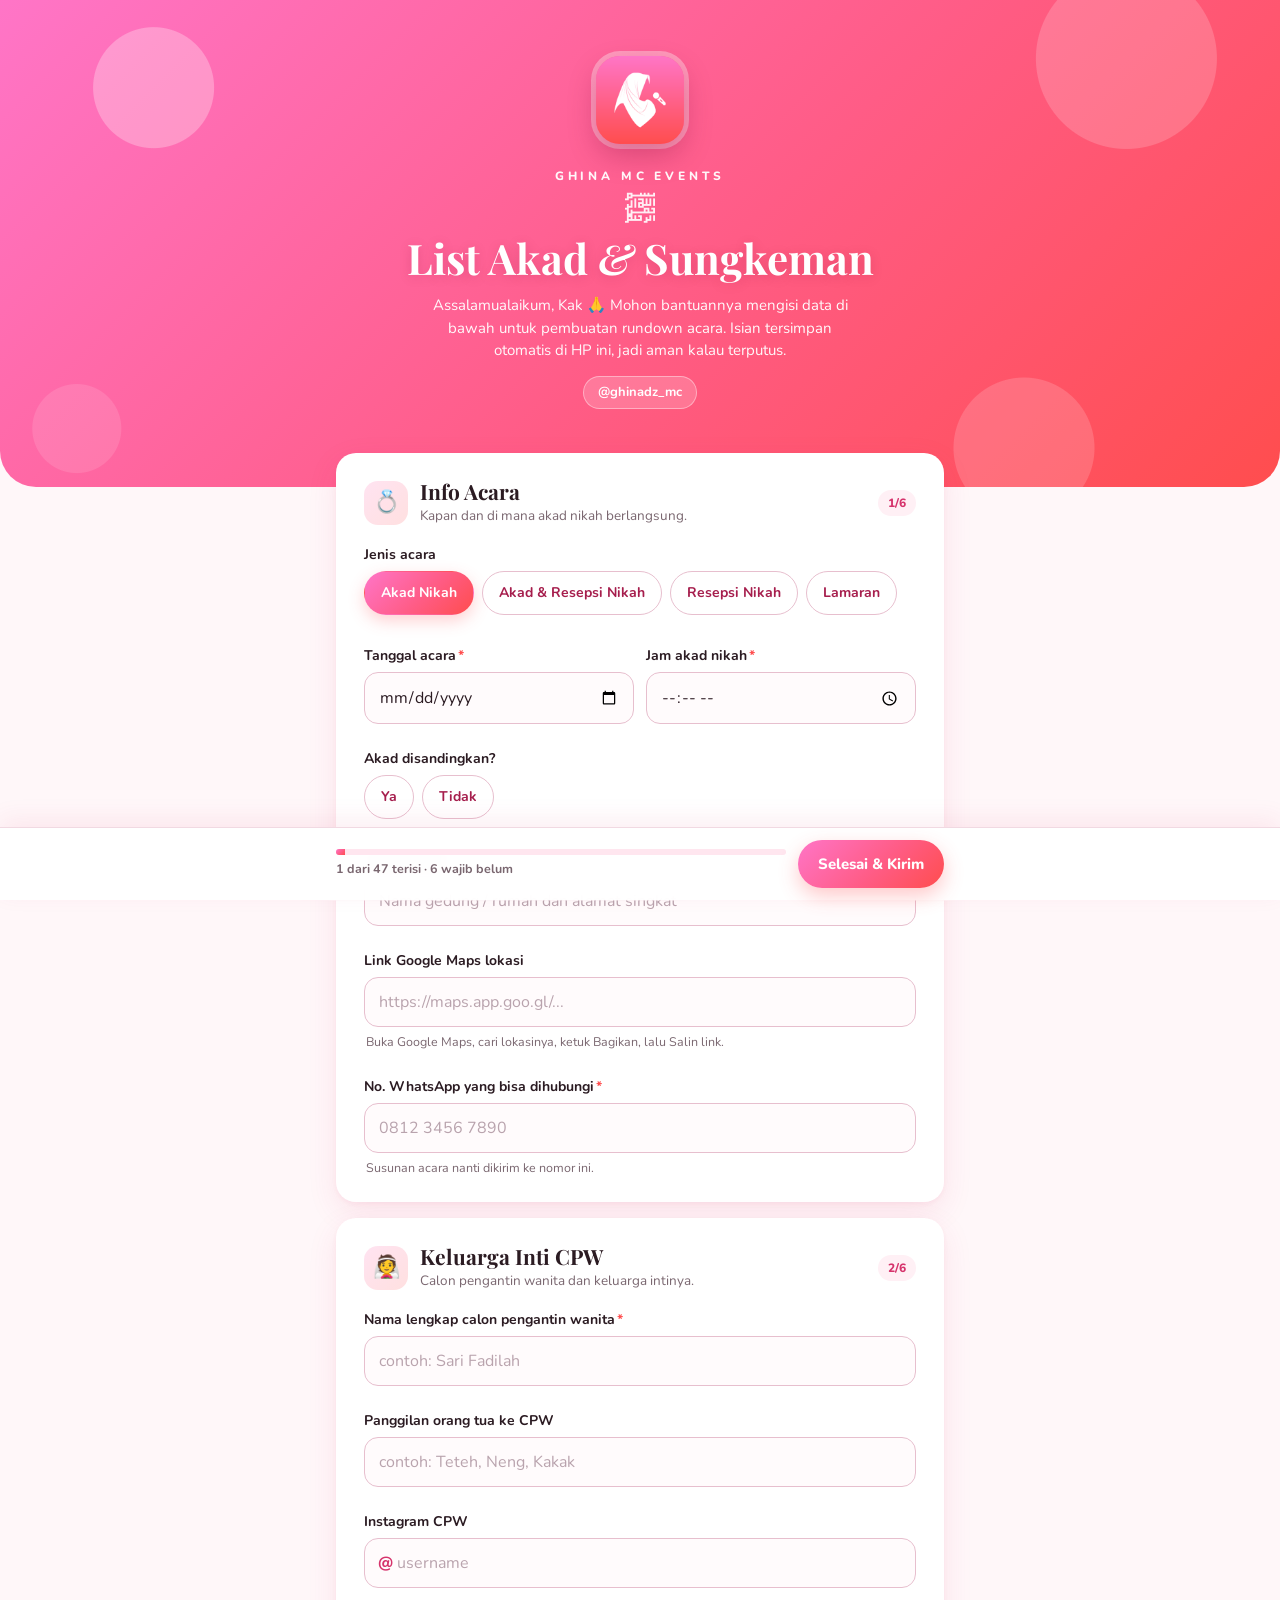
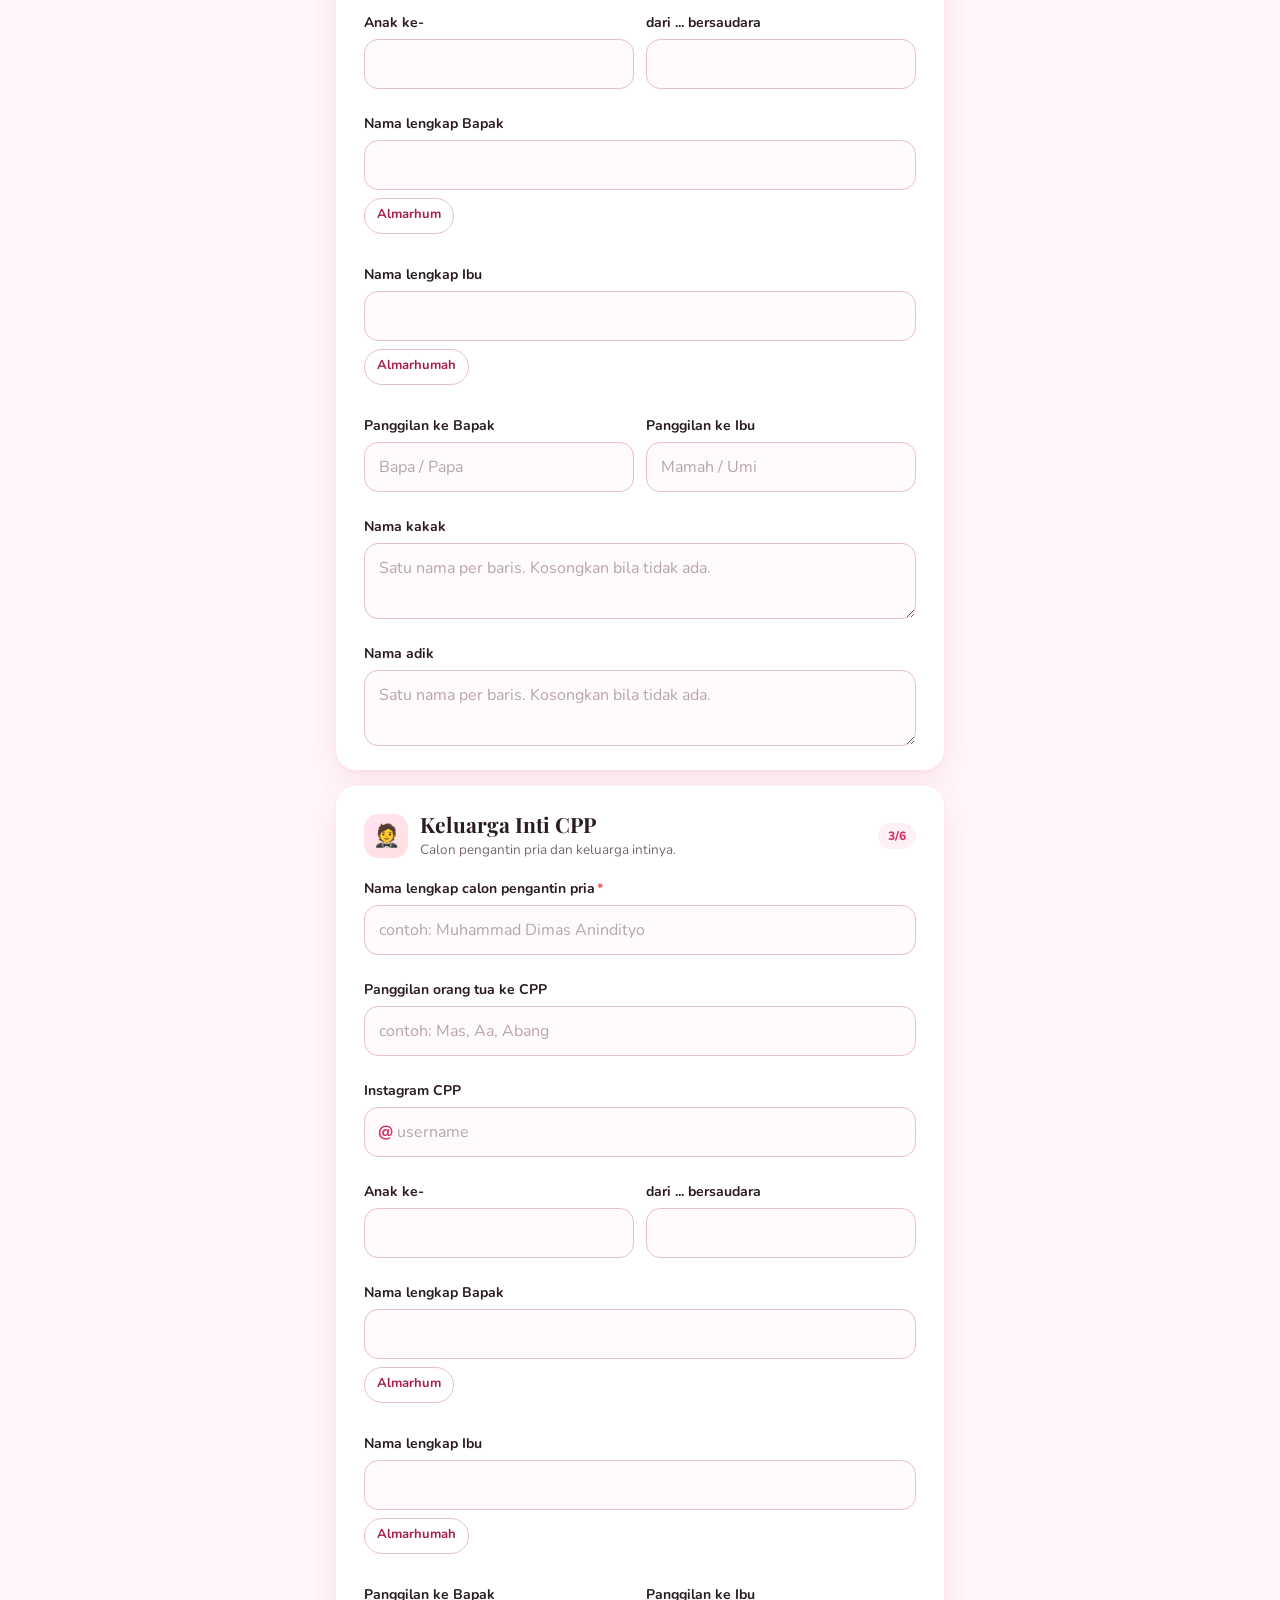
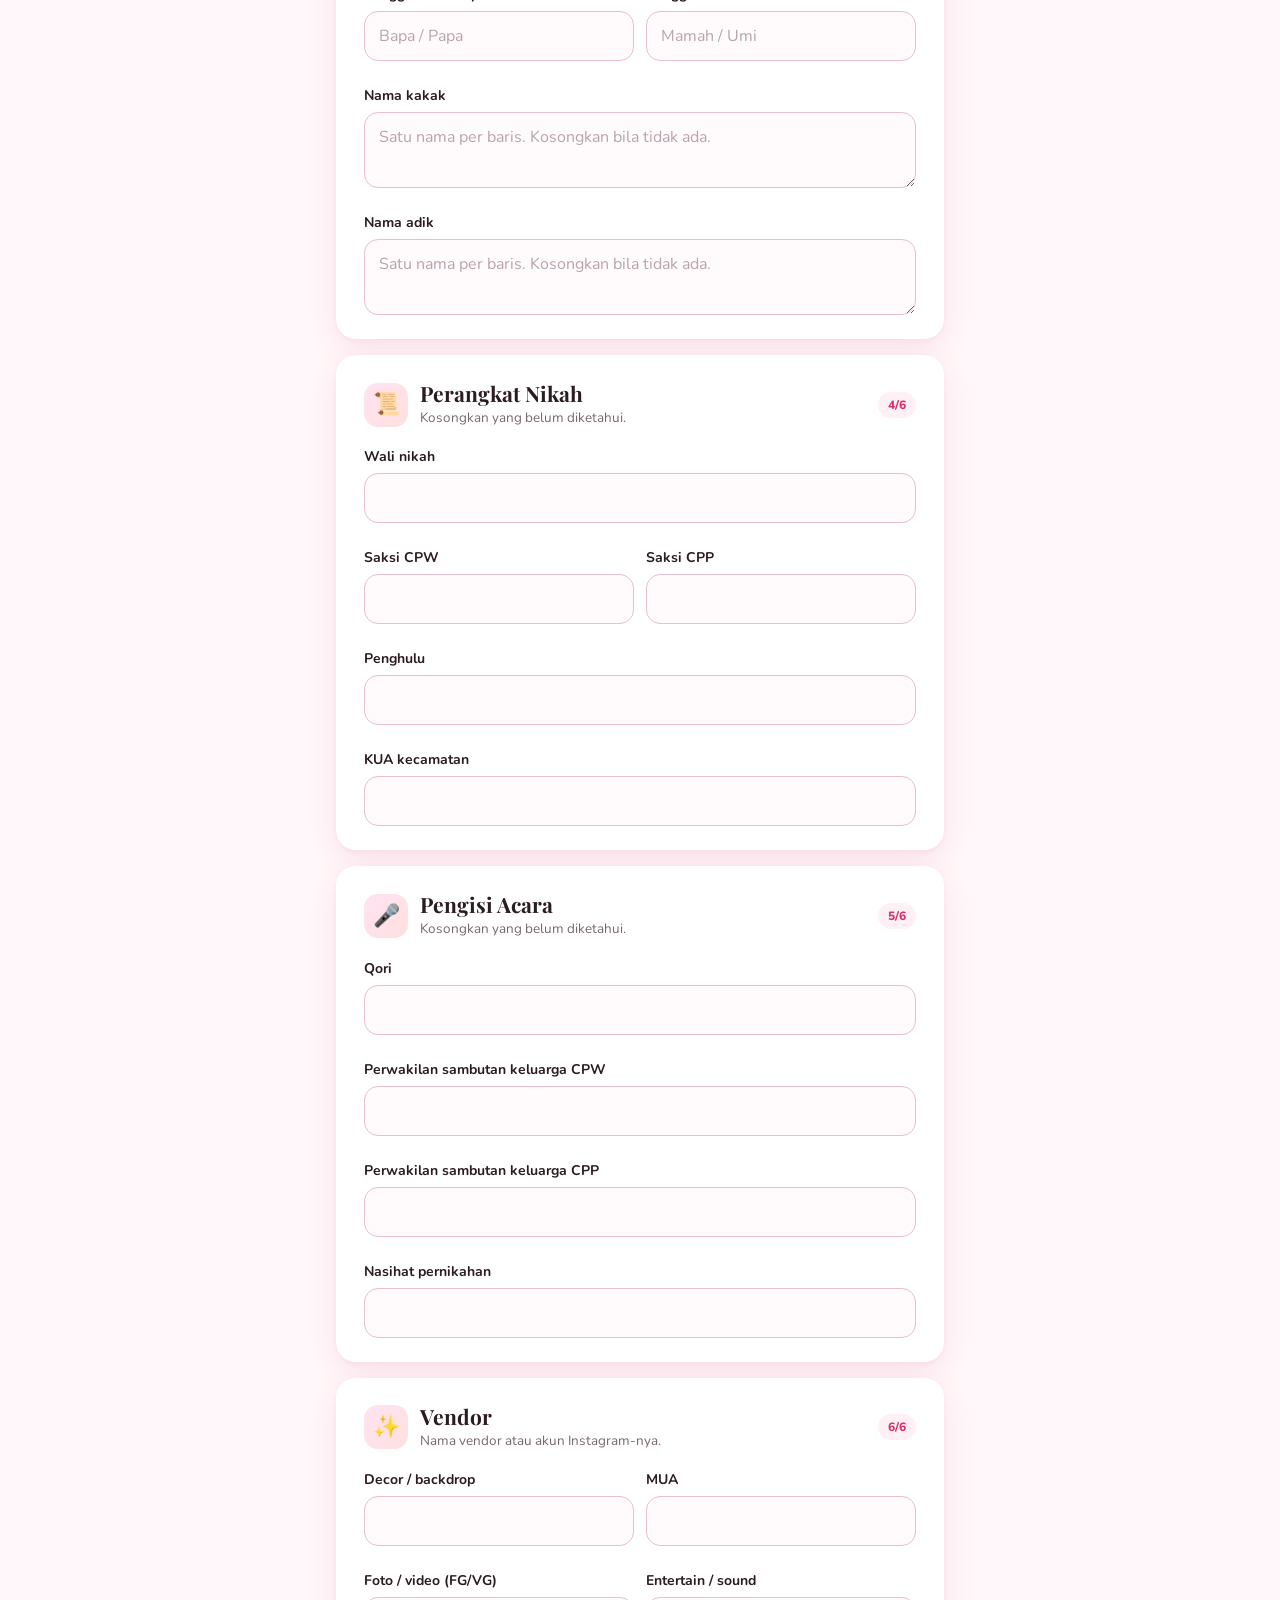
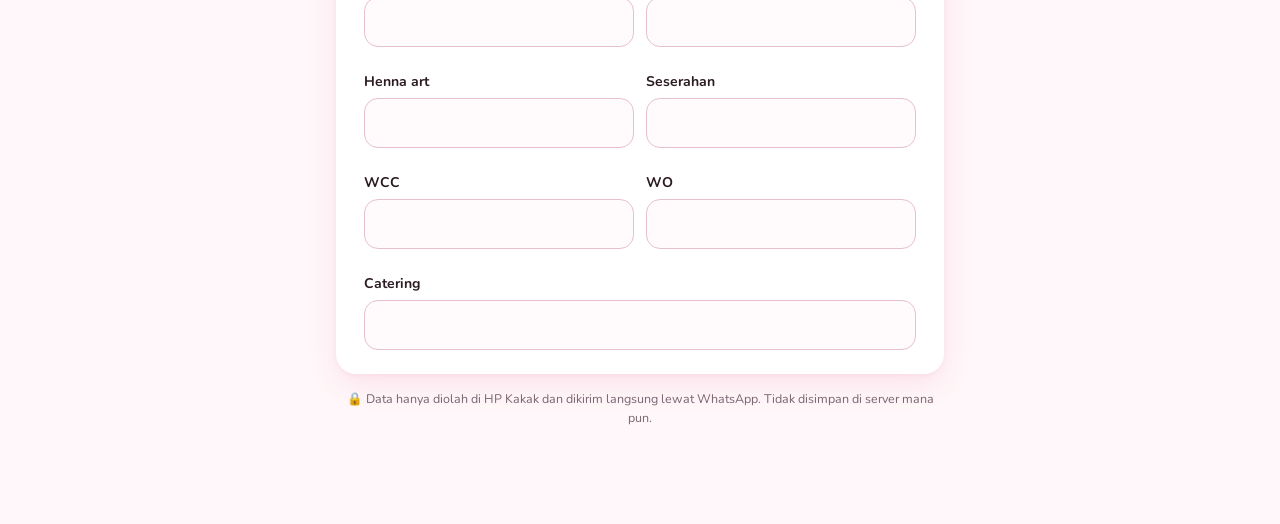
<file: index.html>
<!doctype html>
<html lang="id">
<head>
  <meta charset="utf-8">
  <meta name="viewport" content="width=device-width, initial-scale=1, viewport-fit=cover">
  <meta name="theme-color" content="#FF5C86">
  <meta name="description" content="Formulir data akad & sungkeman untuk pembuatan rundown oleh GHINA MC EVENTS.">
  <title>List Akad &amp; Sungkeman · GHINA MC EVENTS</title>
  <link rel="icon" href="aset/ikon-192.png">
  <link rel="apple-touch-icon" href="aset/ikon-192.png">
  <link rel="preconnect" href="https://fonts.googleapis.com">
  <link rel="preconnect" href="https://fonts.gstatic.com" crossorigin>
  <link href="https://fonts.googleapis.com/css2?family=Nunito:wght@400;600;700;800&family=Playfair+Display:ital,wght@0,600;0,700;1,600&display=swap" rel="stylesheet">
  <link rel="stylesheet" href="css/gaya.css">
</head>
<body>
  <header class="hero">
    <div class="hero-kilau" aria-hidden="true"></div>
    <div class="hero-isi">
      <img class="hero-logo" src="aset/logo-bulat.png" alt="Logo GHINA MC EVENTS" width="88" height="88">
      <p class="hero-merek">GHINA MC EVENTS</p>
      <p class="hero-basmalah" aria-hidden="true">﷽</p>
      <h1>List Akad <span>&amp;</span> Sungkeman</h1>
      <p class="hero-sapa">Assalamualaikum, Kak 🙏 Mohon bantuannya mengisi data di bawah untuk pembuatan rundown acara. Isian tersimpan otomatis di HP ini, jadi aman kalau terputus.</p>
      <a class="hero-ig" id="tautanIg" href="https://instagram.com/ghinadz_mc" target="_blank" rel="noopener">@ghinadz_mc</a>
    </div>
  </header>

  <main id="formulir" class="formulir" novalidate></main>

  <p class="catatan-privasi">🔒 Data hanya diolah di HP Kakak dan dikirim langsung lewat WhatsApp. Tidak disimpan di server mana pun.</p>

  <div class="bar-kirim">
    <div class="bar-status">
      <div class="bar-garis"><span id="barIsi"></span></div>
      <span id="ringkas">Belum ada isian</span>
    </div>
    <button type="button" id="tombolSelesai" class="tombol utama">Selesai &amp; Kirim</button>
  </div>

  <div class="lapisan" id="lapisanSelesai" hidden>
    <section class="lembar" role="dialog" aria-modal="true" aria-labelledby="judulSelesai">
      <div class="lembar-cek" aria-hidden="true">
        <svg viewBox="0 0 52 52"><circle cx="26" cy="26" r="24"/><path d="M15 27l7 7 15-16"/></svg>
      </div>
      <h2 id="judulSelesai">Terima kasih, Kak!</h2>
      <p class="lembar-teks" id="teksSelesai">Data sudah siap. Tinggal kirim ke WhatsApp Ghina ya.</p>
      <button type="button" class="tombol utama besar" id="tombolKirimTeks">
        <span class="ikon-wa" aria-hidden="true"></span> Kirim ke WhatsApp
      </button>
      <p class="petunjuk-kecil">WhatsApp akan terbuka dengan pesan yang sudah terisi, tinggal ketuk <b>Kirim</b>.</p>
      <button type="button" class="tombol teks" id="tombolUbah">Ubah data lagi</button>
    </section>
  </div>

  <noscript><p class="catatan-privasi">Formulir ini butuh JavaScript. Mohon buka lewat Chrome atau Safari.</p></noscript>

  <script src="js/config.js"></script>
  <script src="js/data.js"></script>
  <script src="js/teks.js"></script>
  <script src="js/app.js"></script>
</body>
</html>
</file>
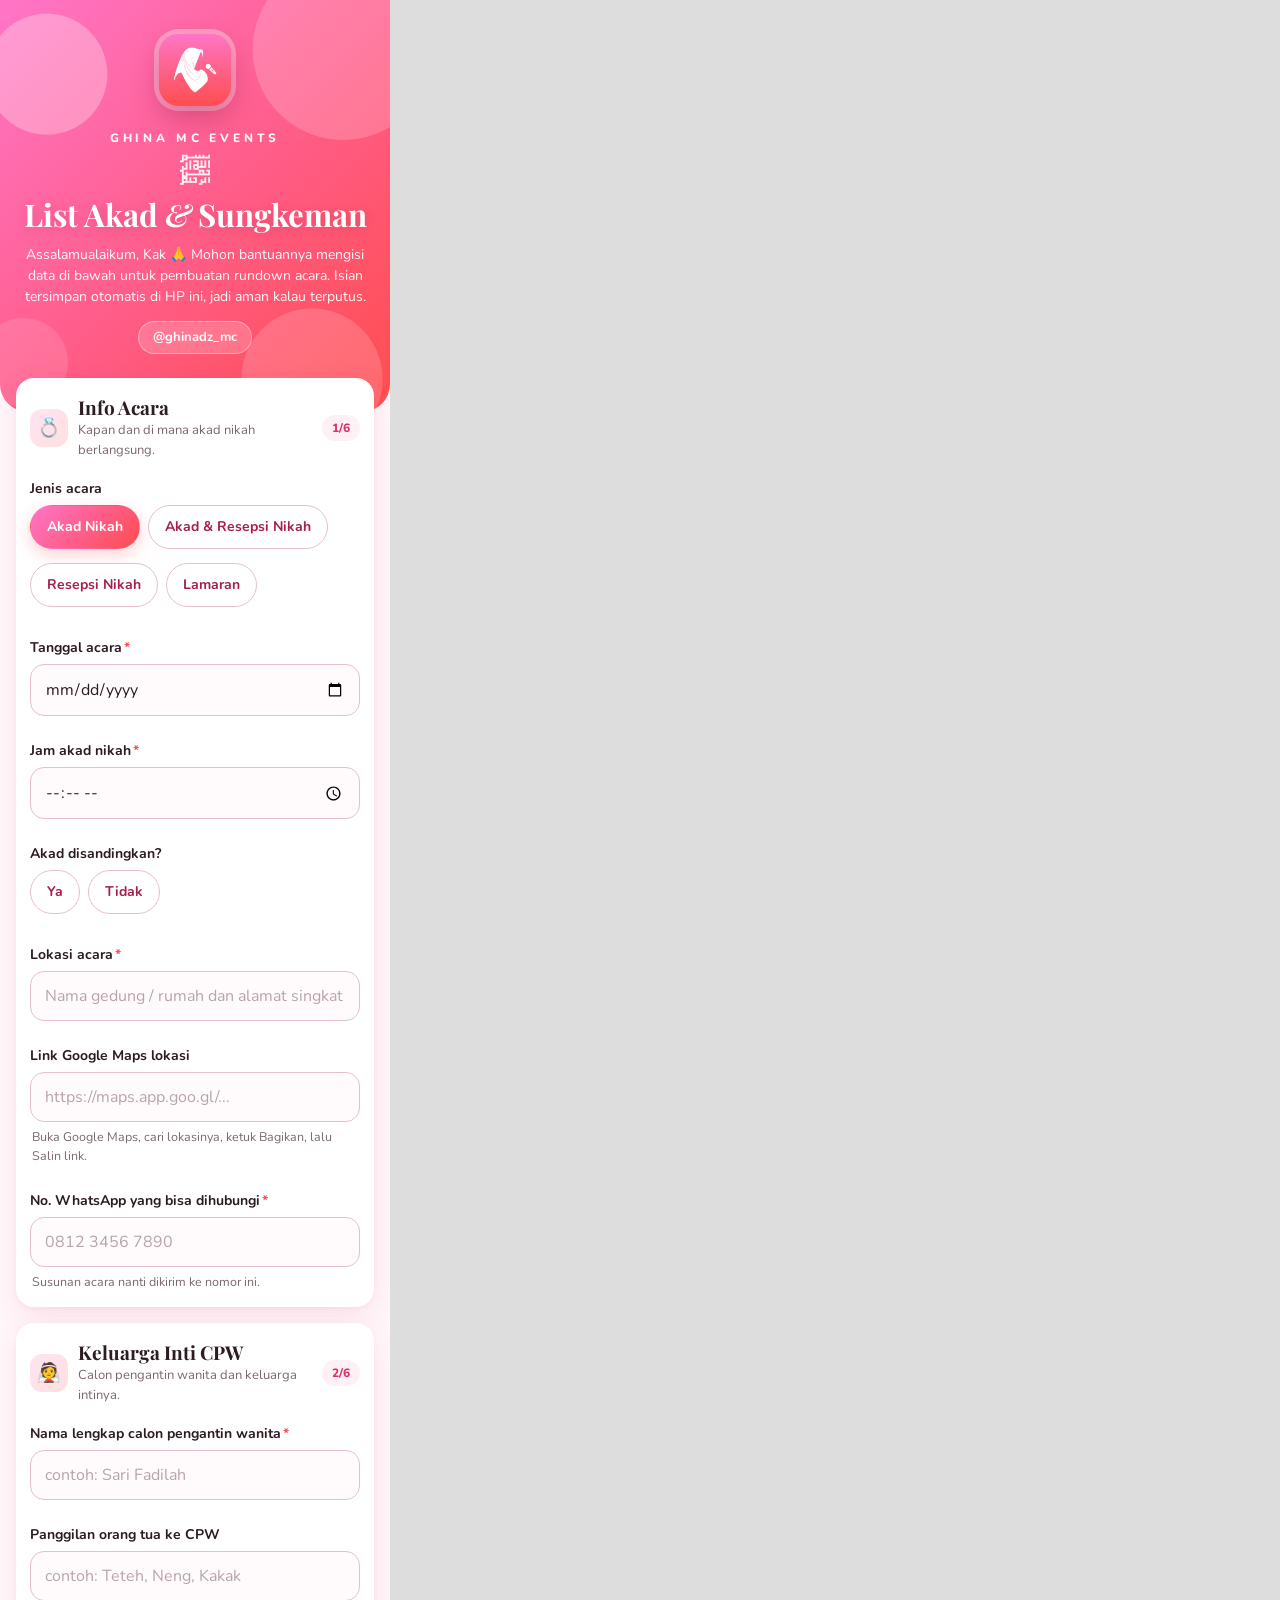
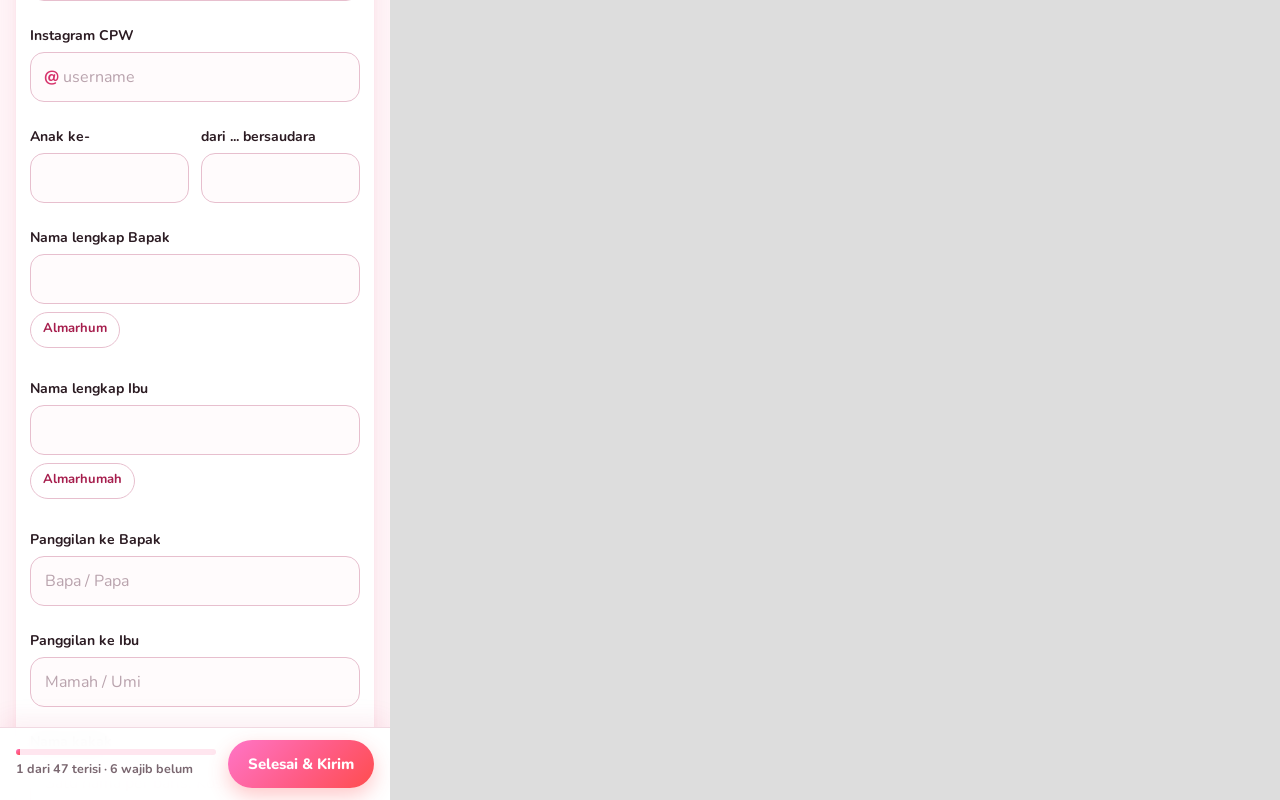
<file: tools/pratinjau.html>
<!doctype html>
<!-- Pratinjau ukuran HP untuk dicek di laptop: buka lewat server lokal. -->
<meta charset="utf-8">
<title>Pratinjau HP</title>
<style>
  body { margin: 0; background: #ddd; }
  iframe { border: 0; display: block; background: #fff; }
</style>
<iframe id="hp" width="390" height="2400"></iframe>
<script>
  const q = new URLSearchParams(location.search);
  document.getElementById('hp').src = '/' + (q.get('src') || '?wa=081298765432');
  document.getElementById('hp').height = q.get('h') || 2400;
  document.getElementById('hp').width = q.get('w') || 390;
</script>
</file>
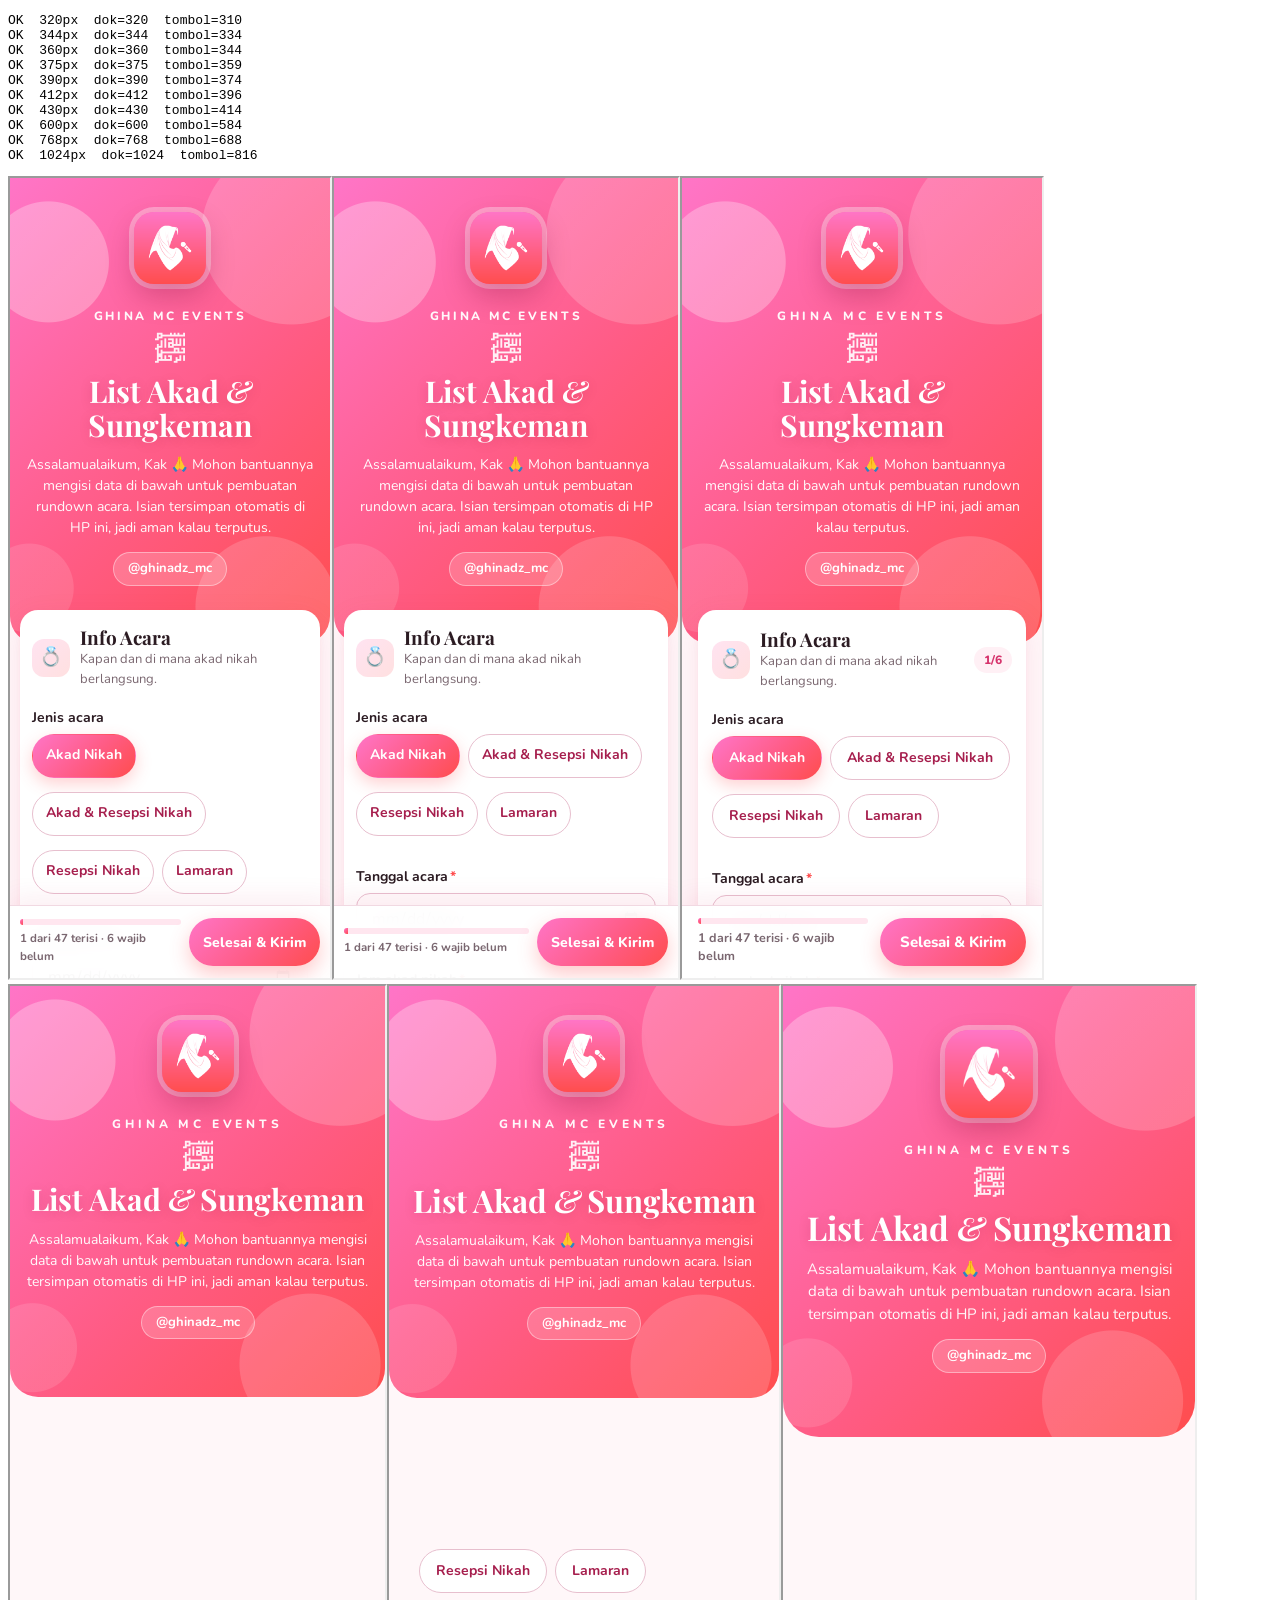
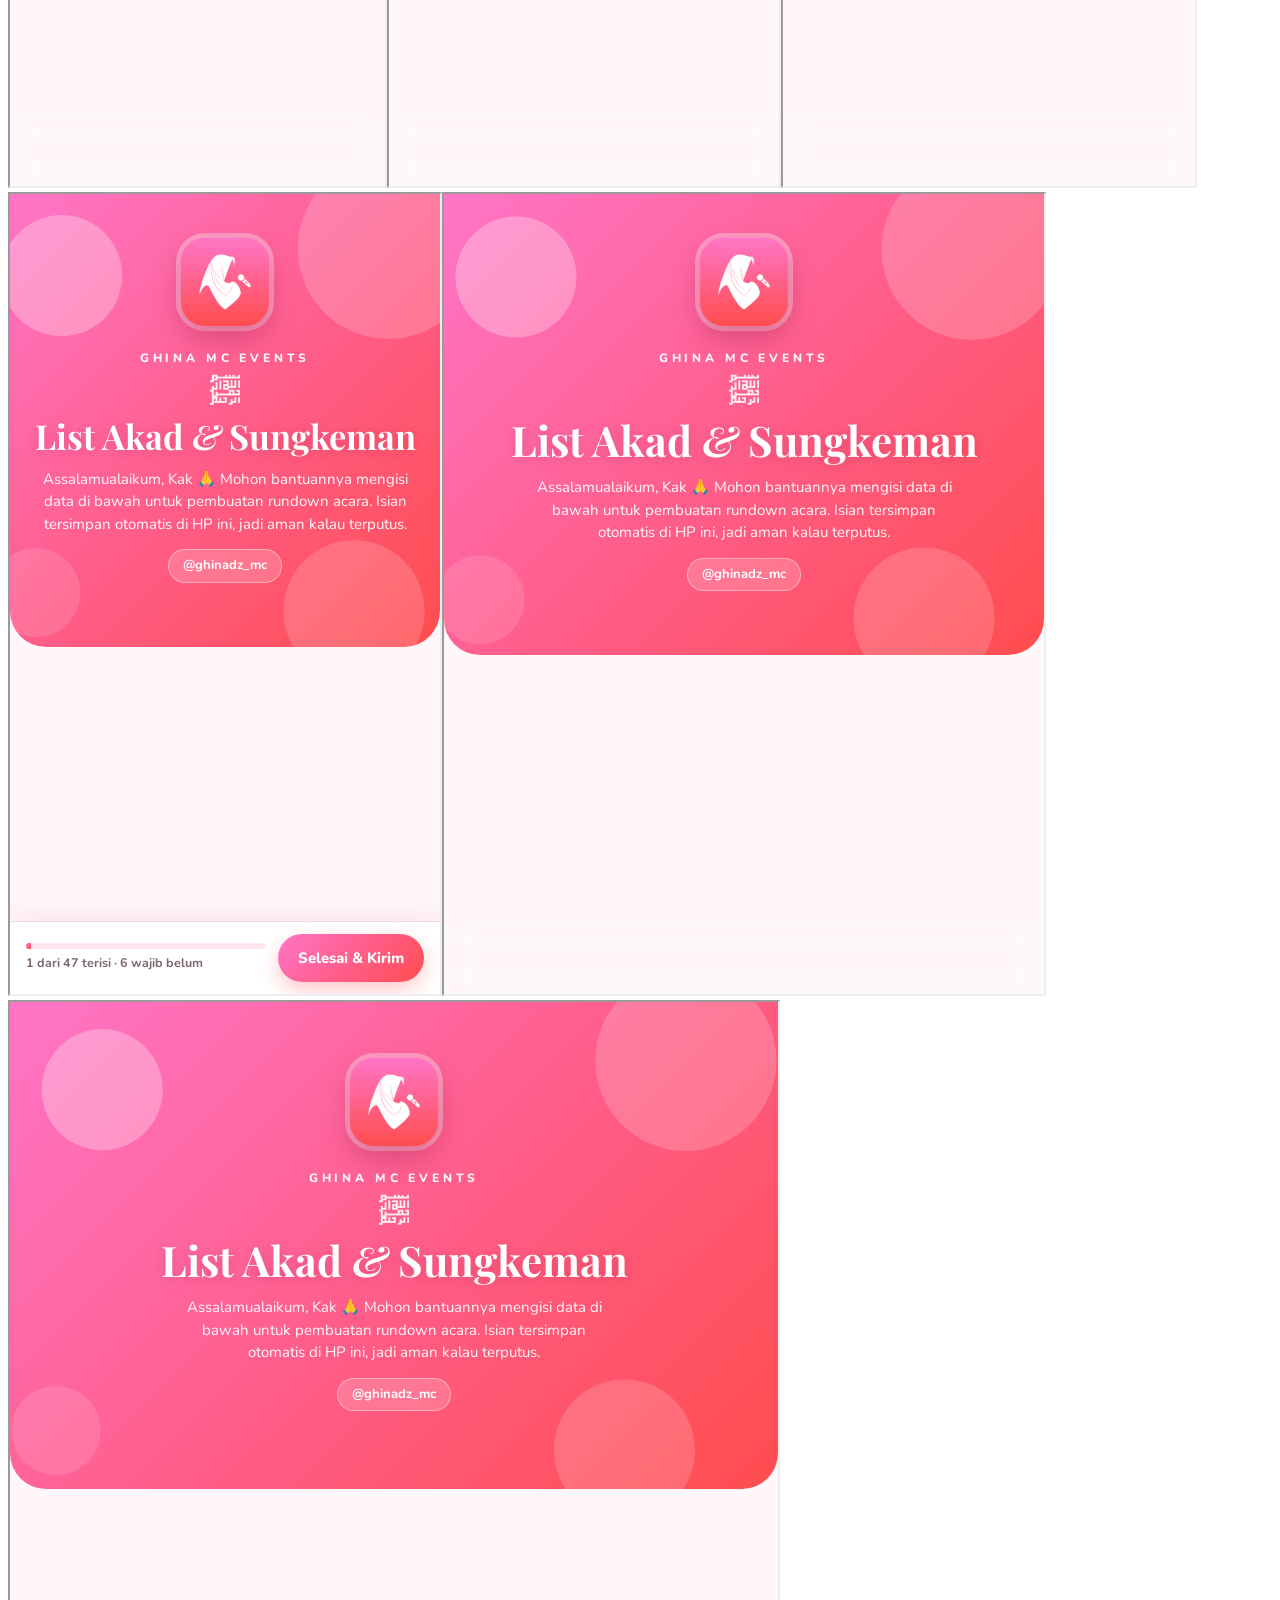
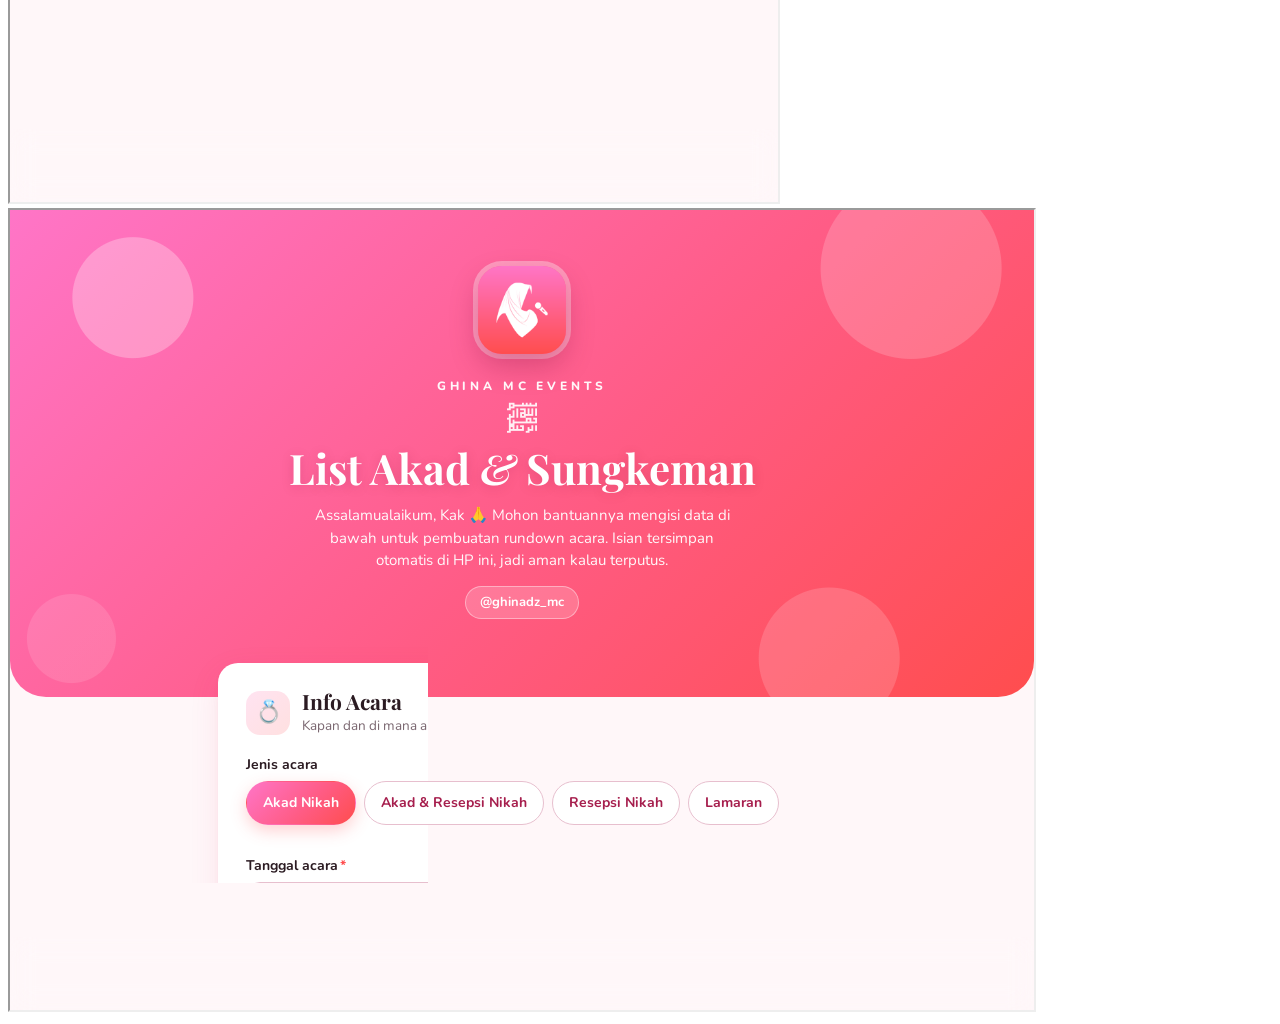
<file: tools/uji-lebar.html>
<!doctype html>
<!-- Uji responsif: buka formulir di beberapa lebar layar dan laporkan
     elemen yang melebar keluar layar. Jalankan lewat server lokal. -->
<meta charset="utf-8">
<title>Uji lebar</title>
<pre id="hasil">menguji…</pre>
<div id="wadah"></div>
<script>
  const lebar = [320, 344, 360, 375, 390, 412, 430, 600, 768, 1024];
  const baris = [];
  let selesai = 0;
  for (const w of lebar) {
    const f = document.createElement('iframe');
    f.width = w; f.height = 800; f.src = '/?wa=081234567890';
    f.onload = () => setTimeout(() => {
      const d = f.contentDocument;
      const lebarDok = d.documentElement.scrollWidth;
      const keluar = [...d.querySelectorAll('body *')].filter((el) => {
        const r = el.getBoundingClientRect();
        return r.width > 0 && (r.right > w + 0.5 || r.left < -0.5) &&
          getComputedStyle(el).position !== 'fixed';
      }).slice(0, 5).map((el) => el.tagName.toLowerCase() + '.' + (el.className || '') +
        ' [' + Math.round(el.getBoundingClientRect().left) + '..' + Math.round(el.getBoundingClientRect().right) + ']');
      // Isian berdampingan harus sejajar (atas kotak isian sama tinggi).
      const miring = [];
      d.querySelectorAll('.grid').forEach((g) => {
        const setengah = [...g.querySelectorAll(':scope > .isian.setengah')];
        for (let i = 0; i + 1 < setengah.length; i++) {
          const a = setengah[i].querySelector('input'), b = setengah[i + 1].querySelector('input');
          if (!a || !b) continue;
          const ra = a.getBoundingClientRect(), rb = b.getBoundingClientRect();
          if (Math.abs(ra.top - rb.top) > 1 && Math.abs(ra.top - rb.top) < 60) {
            miring.push(setengah[i].dataset.kunci + '/' + setengah[i + 1].dataset.kunci);
          }
        }
      });
      const tombol = d.getElementById('tombolSelesai').getBoundingClientRect();
      baris.push({ w, ok: lebarDok <= w && keluar.length === 0 && tombol.right <= w,
        lebarDok, keluar, miring, tombolKanan: Math.round(tombol.right) });
      if (++selesai === lebar.length) {
        baris.sort((a, b) => a.w - b.w);
        document.getElementById('hasil').textContent = baris.map((b) =>
          (b.ok ? 'OK  ' : 'SALAH ') + b.w + 'px  dok=' + b.lebarDok + '  tombol=' + b.tombolKanan +
          (b.keluar.length ? '  keluar: ' + b.keluar.join(', ') : '') +
          (b.miring.length ? '  tidak sejajar: ' + b.miring.join(', ') : '')).join('\n');
      }
    }, 1500);
    document.getElementById('wadah').append(f);
  }
</script>
</file>
<file: css/gaya.css>
:root {
  --pink: #ff75c7;
  --koral: #ff4d4e;
  --mawar: #d6336c;
  --mawar-tua: #a61e4d;
  --latar: #fff7f9;
  --kartu: #ffffff;
  --tinta: #2b1b22;
  --redup: #7a6770;
  --garis: #f1d9e2;
  --garis-kuat: #e7bfce;
  --hijau: #1faa59;
  --gradasi: linear-gradient(135deg, var(--pink) 0%, #ff5c86 55%, var(--koral) 100%);
  --bayang: 0 10px 30px rgba(214, 51, 108, 0.10), 0 2px 6px rgba(214, 51, 108, 0.06);
  --bulat: 20px;
  color-scheme: light;
}

* { box-sizing: border-box; }

html { scroll-behavior: smooth; }

body {
  margin: 0;
  font-family: 'Nunito', system-ui, -apple-system, 'Segoe UI', sans-serif;
  color: var(--tinta);
  background: var(--latar);
  line-height: 1.5;
  -webkit-font-smoothing: antialiased;
  padding-bottom: calc(96px + env(safe-area-inset-bottom));
}

/* ---------- Hero ---------- */
.hero {
  position: relative;
  overflow: hidden;
  background: var(--gradasi);
  color: #fff;
  text-align: center;
  padding: 44px 20px 64px;
  border-radius: 0 0 36px 36px;
}
.hero-kilau {
  position: absolute; inset: 0;
  background:
    radial-gradient(circle at 12% 18%, rgba(255,255,255,.28) 0 60px, transparent 61px),
    radial-gradient(circle at 88% 12%, rgba(255,255,255,.18) 0 90px, transparent 91px),
    radial-gradient(circle at 80% 92%, rgba(255,255,255,.16) 0 70px, transparent 71px),
    radial-gradient(circle at 6% 88%, rgba(255,255,255,.12) 0 44px, transparent 45px);
  pointer-events: none;
}
.hero-isi { position: relative; max-width: 560px; margin: 0 auto; }
.hero-logo {
  width: 88px; height: 88px;
  border-radius: 24px;
  box-shadow: 0 12px 28px rgba(120, 10, 50, .28), 0 0 0 5px rgba(255,255,255,.35);
  animation: muncul .7s ease-out both;
}
.hero-merek {
  margin: 16px 0 0;
  font-weight: 800;
  letter-spacing: .32em;
  font-size: 12px;
  opacity: .95;
}
.hero-basmalah { margin: 10px 0 0; font-size: 30px; line-height: 1; opacity: .9; }
.hero h1 {
  font-family: 'Playfair Display', Georgia, serif;
  font-weight: 700;
  font-size: clamp(30px, 8vw, 42px);
  line-height: 1.12;
  margin: 10px 0 12px;
  text-shadow: 0 2px 12px rgba(120, 10, 50, .18);
}
.hero h1 span { font-style: italic; font-weight: 600; }
.hero-sapa { margin: 0 auto; max-width: 440px; font-size: 15px; opacity: .96; }
.hero-ig {
  display: inline-block;
  margin-top: 14px;
  color: #fff;
  font-weight: 700;
  text-decoration: none;
  background: rgba(255,255,255,.18);
  border: 1px solid rgba(255,255,255,.4);
  padding: 6px 14px;
  border-radius: 999px;
  font-size: 13px;
}

/* ---------- Formulir ---------- */
/* Kartu pertama sedikit menumpuk ke kepala halaman supaya menyatu. */
.formulir {
  position: relative;
  max-width: 640px;
  margin: -34px auto 0;
  padding: 0 max(16px, env(safe-area-inset-right)) 0 max(16px, env(safe-area-inset-left));
}

.kartu {
  background: var(--kartu);
  border-radius: var(--bulat);
  box-shadow: var(--bayang);
  padding: 20px 18px 8px;
  margin: 0 0 16px;
  scroll-margin-top: 16px;
  animation: muncul .5s ease-out both;
}
.kartu-kepala { display: flex; align-items: center; gap: 12px; margin-bottom: 4px; }
.kartu-ikon {
  width: 44px; height: 44px; flex: 0 0 44px;
  display: grid; place-items: center;
  border-radius: 14px;
  background: linear-gradient(135deg, #ffe3f1, #ffe0e0);
  font-size: 22px;
}
.kartu h2 {
  font-family: 'Playfair Display', Georgia, serif;
  font-size: 21px; margin: 0; line-height: 1.2;
}
.kartu-sub { margin: 2px 0 0; color: var(--redup); font-size: 13.5px; }
.kartu-nomor { margin-left: auto; font-size: 12px; font-weight: 800; color: var(--mawar); background: #fff0f5; padding: 4px 10px; border-radius: 999px; white-space: nowrap; }

.grid { display: grid; grid-template-columns: minmax(0, 1fr) minmax(0, 1fr); gap: 0 12px; }
.isian { grid-column: 1 / -1; margin: 14px 0 10px; min-width: 0; }
.isian.setengah { grid-column: auto; }

.isian label, .isian .label {
  display: block;
  font-weight: 700;
  font-size: 14px;
  margin-bottom: 6px;
}
.wajib { color: var(--koral); margin-left: 2px; }

input[type=text], input[type=tel], input[type=url], input[type=date],
input[type=time], input[type=number], textarea {
  width: 100%;
  font: inherit;
  font-size: 16px; /* cegah zoom otomatis di iPhone */
  color: var(--tinta);
  background: #fffbfc;
  border: 1.5px solid var(--garis-kuat);
  border-radius: 14px;
  padding: 12px 14px;
  outline: none;
  transition: border-color .15s, box-shadow .15s, background .15s;
  -webkit-appearance: none;
  appearance: none;
  min-height: 48px;
  min-width: 0;
  max-width: 100%;
  display: block;
}
textarea { resize: vertical; min-height: 76px; }
input::placeholder, textarea::placeholder { color: #b9a3ad; }
input:focus, textarea:focus {
  border-color: var(--pink);
  background: #fff;
  box-shadow: 0 0 0 4px rgba(255, 117, 199, .18);
}
.isian.salah input, .isian.salah textarea { border-color: var(--koral); background: #fff5f5; }
.pesan-salah { display: none; color: var(--koral); font-size: 13px; font-weight: 700; margin-top: 6px; }
.isian.salah .pesan-salah { display: block; }
.bantuan { color: var(--redup); font-size: 12.5px; margin: 6px 2px 0; }

.awalan { position: relative; }
.awalan span {
  position: absolute; left: 14px; top: 50%; transform: translateY(-50%);
  color: var(--mawar); font-weight: 800; pointer-events: none;
}
.awalan input { padding-left: 32px; }

/* Pilihan berbentuk chip */
.chip-grup { display: flex; flex-wrap: wrap; gap: 8px; }
.chip {
  position: relative;
  display: inline-flex; align-items: center; gap: 6px;
  padding: 10px 16px;
  border-radius: 999px;
  border: 1.5px solid var(--garis-kuat);
  background: #fff;
  font-weight: 700; font-size: 14px;
  color: var(--mawar-tua);
  cursor: pointer;
  user-select: none;
  transition: all .15s;
  min-height: 44px;
}
.chip input { position: absolute; opacity: 0; pointer-events: none; }
.chip:has(input:checked) {
  background: var(--gradasi);
  border-color: transparent;
  color: #fff;
  box-shadow: 0 6px 16px rgba(255, 77, 78, .25);
}
.chip:has(input:focus-visible) { outline: 3px solid rgba(255,117,199,.4); outline-offset: 2px; }

.baris-alm { display: flex; gap: 8px; align-items: center; margin-top: 8px; }
.chip.kecil { padding: 6px 12px; min-height: 36px; font-size: 13px; }
.sambung { margin-top: 10px; padding-left: 14px; border-left: 3px solid #ffd3e6; }
.sambung[hidden] { display: none; }
/* Bagian/isian yang tidak berlaku untuk jenis acara terpilih. */
.kartu[hidden], .isian[hidden] { display: none; }

/* ---------- Bar kirim ---------- */
.bar-kirim {
  position: fixed; left: 0; right: 0; bottom: 0; z-index: 10;
  display: flex; align-items: center; gap: 12px;
  padding: 12px 16px calc(12px + env(safe-area-inset-bottom));
  background: rgba(255,255,255,.94);
  backdrop-filter: blur(12px);
  border-top: 1px solid var(--garis);
  box-shadow: 0 -8px 24px rgba(214, 51, 108, .08);
}
.bar-status { flex: 1; min-width: 0; font-size: 12.5px; color: var(--redup); font-weight: 700; }
.bar-garis { height: 6px; background: #ffe6ef; border-radius: 99px; overflow: hidden; margin-bottom: 5px; }
.bar-garis span { display: block; height: 100%; width: 0; background: var(--gradasi); transition: width .3s; }

.tombol {
  font: inherit; font-weight: 800; font-size: 15px;
  border: 0; cursor: pointer;
  border-radius: 999px;
  padding: 13px 20px;
  min-height: 48px;
  display: inline-flex; align-items: center; justify-content: center; gap: 8px;
  transition: transform .1s, box-shadow .15s, opacity .15s;
}
.tombol:active { transform: scale(.98); }
.tombol.utama { background: var(--gradasi); color: #fff; box-shadow: 0 8px 20px rgba(255, 77, 78, .30); }
.tombol.garis { background: #fff; color: var(--mawar-tua); border: 1.5px solid var(--garis-kuat); }
.tombol.teks { background: transparent; color: var(--redup); }
.tombol.besar { width: 100%; font-size: 16px; min-height: 56px; }
.tombol[disabled] { opacity: .6; cursor: default; }

.ikon-wa {
  width: 22px; height: 22px; display: inline-block;
  background: no-repeat center/contain url("data:image/svg+xml;utf8,<svg xmlns='http://www.w3.org/2000/svg' viewBox='0 0 24 24' fill='white'><path d='M12 2a10 10 0 0 0-8.6 15.1L2 22l5-1.3A10 10 0 1 0 12 2zm0 18.2a8.2 8.2 0 0 1-4.2-1.2l-.3-.2-3 .8.8-2.9-.2-.3A8.2 8.2 0 1 1 12 20.2zm4.5-6.1c-.2-.1-1.5-.7-1.7-.8s-.4-.1-.6.1-.7.8-.8 1-.3.2-.5.1a6.7 6.7 0 0 1-3.3-2.9c-.2-.4.2-.4.7-1.2.1-.2 0-.3 0-.5l-.8-1.8c-.2-.5-.4-.4-.6-.4h-.5a1 1 0 0 0-.7.3 3 3 0 0 0-.9 2.2 5.2 5.2 0 0 0 1.1 2.7 11.8 11.8 0 0 0 4.5 4c1.7.7 2.3.8 3.2.6a2.6 2.6 0 0 0 1.7-1.2 2.1 2.1 0 0 0 .1-1.2c0-.1-.2-.2-.4-.3z'/></svg>");
}

/* ---------- Lembar selesai ---------- */
.lapisan {
  position: fixed; inset: 0; z-index: 20;
  background: rgba(43, 27, 34, .45);
  display: flex; align-items: flex-end; justify-content: center;
  animation: pudar .2s ease-out both;
}
.lapisan[hidden] { display: none; }
.lembar {
  width: 100%; max-width: 520px;
  background: #fff;
  border-radius: 28px 28px 0 0;
  padding: 26px 22px calc(22px + env(safe-area-inset-bottom));
  display: flex; flex-direction: column; gap: 10px;
  text-align: center;
  animation: naik .3s cubic-bezier(.2,.9,.3,1.1) both;
}
@media (min-width: 560px) {
  .lapisan { align-items: center; }
  .lembar { border-radius: 28px; }
}
.lembar h2 { font-family: 'Playfair Display', Georgia, serif; font-size: 26px; margin: 4px 0 0; }
.lembar-teks { margin: 0 0 8px; color: var(--redup); }
.lembar-cek svg { width: 68px; height: 68px; }
.lembar-cek circle { fill: #ffe9f2; stroke: var(--pink); stroke-width: 2; }
.lembar-cek path {
  fill: none; stroke: var(--mawar); stroke-width: 4; stroke-linecap: round; stroke-linejoin: round;
  stroke-dasharray: 40; stroke-dashoffset: 40; animation: gores .5s .2s ease-out forwards;
}
.petunjuk-kecil { margin: -2px 0 6px; font-size: 13px; color: var(--redup); }

.catatan-privasi { max-width: 640px; margin: 8px auto 0; padding: 0 20px; text-align: center; color: var(--redup); font-size: 12.5px; }

/* ---------- Responsif ---------- */
html { -webkit-text-size-adjust: 100%; text-size-adjust: 100%; }
.tombol { white-space: nowrap; }
.bar-kirim {
  padding-left: max(16px, env(safe-area-inset-left));
  padding-right: max(16px, env(safe-area-inset-right));
}
.bar-kirim .tombol { flex: 0 0 auto; }
/* Layar pendek (HP mendatar): lembar selesai tetap bisa digulir. */
.lembar { max-height: 92vh; max-height: 92dvh; overflow-y: auto; }

/* HP kecil: isian berdampingan dijadikan satu kolom, kecuali angka. */
@media (max-width: 400px) {
  .isian.setengah { grid-column: 1 / -1; }
  .isian.setengah.jenis-angka { grid-column: auto; }
  .hero { padding: 34px 16px 58px; border-radius: 0 0 28px 28px; }
  .hero-logo { width: 72px; height: 72px; border-radius: 20px; }
  .hero-sapa { font-size: 14px; }
  .kartu { padding: 18px 14px 6px; border-radius: 18px; }
  .kartu-kepala { gap: 10px; }
  .kartu-ikon { width: 38px; height: 38px; flex-basis: 38px; font-size: 19px; border-radius: 12px; }
  .kartu h2 { font-size: 19px; }
  .kartu-sub { font-size: 13px; }
}

/* HP sangat kecil (320-350 px). */
@media (max-width: 350px) {
  .formulir { padding-left: 10px; padding-right: 10px; }
  .kartu { padding: 16px 12px 6px; }
  .kartu-nomor { display: none; }
  .hero-merek { letter-spacing: .22em; }
  .chip { padding: 9px 13px; font-size: 13.5px; }
  .bar-kirim { gap: 8px; padding-left: 10px; padding-right: 10px; }
  .bar-kirim .tombol { padding: 12px 14px; font-size: 14px; }
  .bar-status { font-size: 11.5px; }
}

/* Tablet dan layar lebar. */
@media (min-width: 700px) {
  .hero { padding-top: 56px; padding-bottom: 78px; }
  .kartu { padding: 26px 28px 14px; }
  /* Isi bar bawah sejajar dengan lebar formulir. */
  .bar-kirim {
    padding-left: calc((100% - 608px) / 2);
    padding-right: calc((100% - 608px) / 2);
  }
}

/* HP mendatar: kepala halaman dibuat pendek supaya isian cepat terlihat. */
@media (max-height: 480px) and (orientation: landscape) {
  .hero { padding-top: 20px; padding-bottom: 52px; }
  .hero-logo { width: 56px; height: 56px; border-radius: 16px; }
  .hero-sapa { display: none; }
}

@keyframes muncul { from { opacity: 0; transform: translateY(10px); } to { opacity: 1; transform: none; } }
@keyframes naik { from { transform: translateY(40px); opacity: 0; } to { transform: none; opacity: 1; } }
@keyframes pudar { from { opacity: 0; } to { opacity: 1; } }
@keyframes gores { to { stroke-dashoffset: 0; } }
@keyframes putar { to { transform: rotate(360deg); } }

@media (prefers-reduced-motion: reduce) {
  *, *::before, *::after { animation: none !important; transition: none !important; }
  .lembar-cek path { stroke-dashoffset: 0; }
}
</file>
